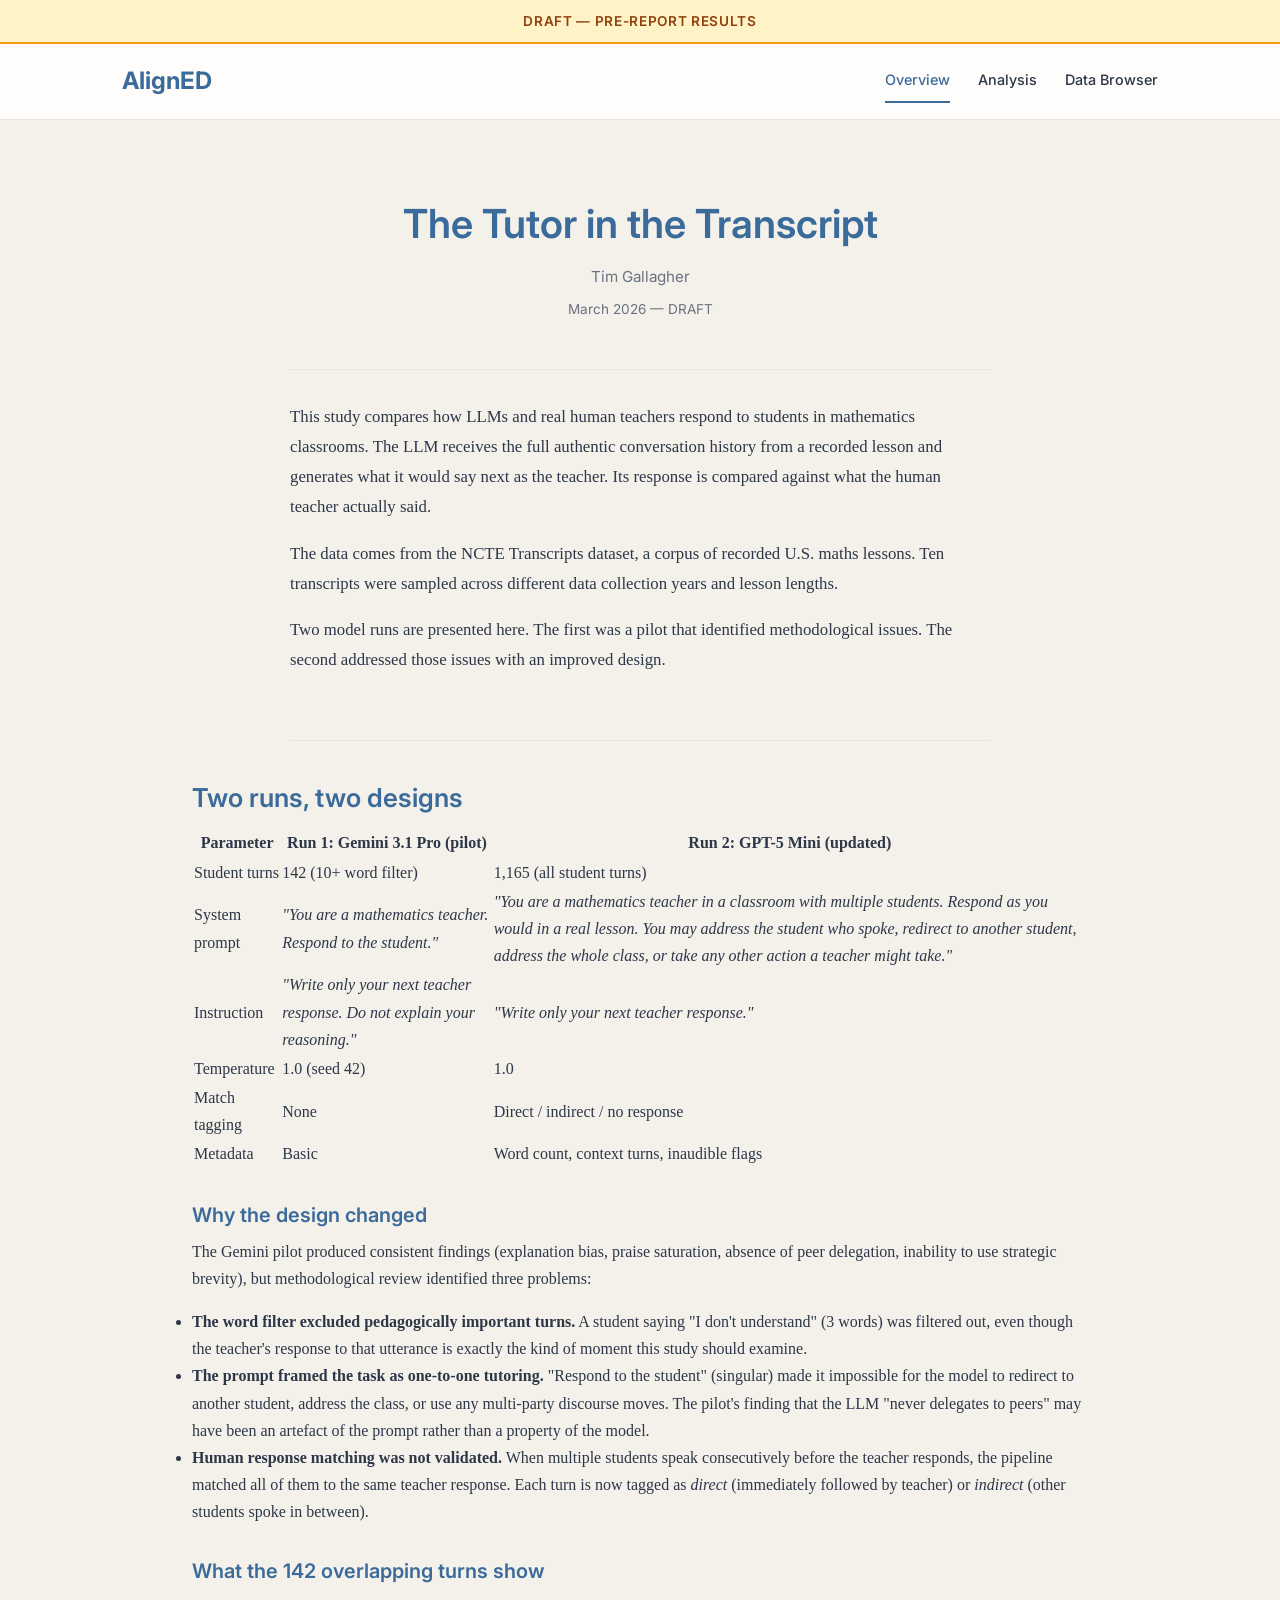
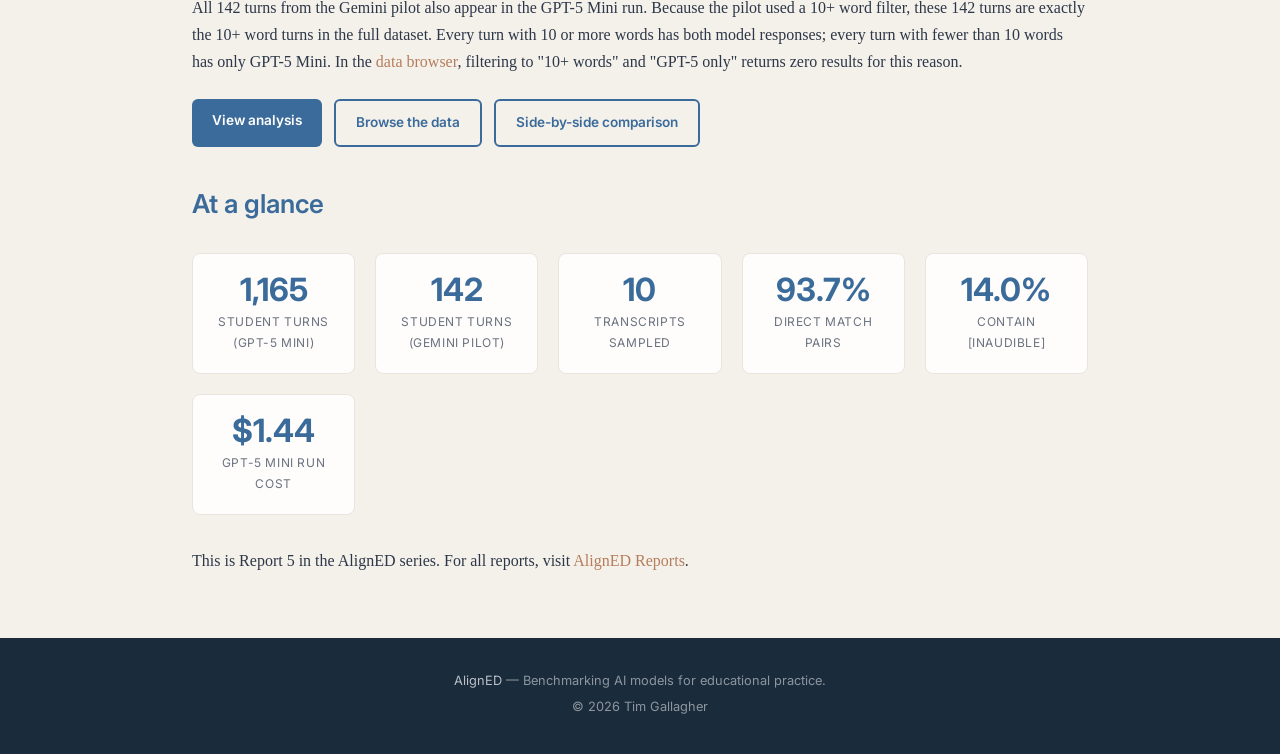
<file: index.html>
<!DOCTYPE html>
<html lang="en">
<head>
  <meta charset="UTF-8">
  <meta name="viewport" content="width=device-width, initial-scale=1.0">
  <title>DRAFT — LLM vs Human Teacher Responses — AlignED Report 5</title>
  <meta name="description" content="DRAFT. Paired teacher responses comparing LLMs against human teachers responding to authentic student utterances in mathematics classrooms.">
  <link rel="preconnect" href="https://fonts.googleapis.com">
  <link rel="preconnect" href="https://fonts.gstatic.com" crossorigin>
  <link href="https://fonts.googleapis.com/css2?family=Inter:wght@400;500;600;700&display=swap" rel="stylesheet">
  <link rel="stylesheet" href="css/style.css">
</head>
<body>
  <div class="draft-banner">DRAFT — Pre-report results</div>

  <header>
    <div class="container">
      <a href="index.html" class="logo">AlignED</a>
      <nav>
        <a href="index.html" class="active">Overview</a>
        <a href="analysis.html">Analysis</a>
        <a href="data.html">Data Browser</a>
      </nav>
    </div>
  </header>

  <main>
    <div class="cover-title">
      <h1>The Tutor in the Transcript</h1>
      <p class="authors">Tim Gallagher</p>
      <p class="date">March 2026 — DRAFT</p>
    </div>

    <div class="container">
      <div class="intro">
        <p>This study compares how LLMs and real human teachers respond to students in mathematics classrooms. The LLM receives the full authentic conversation history from a recorded lesson and generates what it would say next as the teacher. Its response is compared against what the human teacher actually said.</p>

        <p>The data comes from the NCTE Transcripts dataset, a corpus of recorded U.S. maths lessons. Ten transcripts were sampled across different data collection years and lesson lengths.</p>

        <p>Two model runs are presented here. The first was a pilot that identified methodological issues. The second addressed those issues with an improved design.</p>
      </div>

      <!-- Run comparison -->
      <section>
        <h2>Two runs, two designs</h2>

        <table>
          <tr>
            <th>Parameter</th>
            <th>Run 1: Gemini 3.1 Pro (pilot)</th>
            <th>Run 2: GPT-5 Mini (updated)</th>
          </tr>
          <tr>
            <td>Student turns</td>
            <td>142 (10+ word filter)</td>
            <td>1,165 (all student turns)</td>
          </tr>
          <tr>
            <td>System prompt</td>
            <td><em>"You are a mathematics teacher. Respond to the student."</em></td>
            <td><em>"You are a mathematics teacher in a classroom with multiple students. Respond as you would in a real lesson. You may address the student who spoke, redirect to another student, address the whole class, or take any other action a teacher might take."</em></td>
          </tr>
          <tr>
            <td>Instruction</td>
            <td><em>"Write only your next teacher response. Do not explain your reasoning."</em></td>
            <td><em>"Write only your next teacher response."</em></td>
          </tr>
          <tr>
            <td>Temperature</td>
            <td>1.0 (seed 42)</td>
            <td>1.0</td>
          </tr>
          <tr>
            <td>Match tagging</td>
            <td>None</td>
            <td>Direct / indirect / no response</td>
          </tr>
          <tr>
            <td>Metadata</td>
            <td>Basic</td>
            <td>Word count, context turns, inaudible flags</td>
          </tr>
        </table>

        <h3>Why the design changed</h3>

        <p>The Gemini pilot produced consistent findings (explanation bias, praise saturation, absence of peer delegation, inability to use strategic brevity), but methodological review identified three problems:</p>

        <ul>
          <li><strong>The word filter excluded pedagogically important turns.</strong> A student saying "I don't understand" (3 words) was filtered out, even though the teacher's response to that utterance is exactly the kind of moment this study should examine.</li>
          <li><strong>The prompt framed the task as one-to-one tutoring.</strong> "Respond to the student" (singular) made it impossible for the model to redirect to another student, address the class, or use any multi-party discourse moves. The pilot's finding that the LLM "never delegates to peers" may have been an artefact of the prompt rather than a property of the model.</li>
          <li><strong>Human response matching was not validated.</strong> When multiple students speak consecutively before the teacher responds, the pipeline matched all of them to the same teacher response. Each turn is now tagged as <em>direct</em> (immediately followed by teacher) or <em>indirect</em> (other students spoke in between).</li>
        </ul>

        <h3>What the 142 overlapping turns show</h3>

        <p>All 142 turns from the Gemini pilot also appear in the GPT-5 Mini run. Because the pilot used a 10+ word filter, these 142 turns are exactly the 10+ word turns in the full dataset. Every turn with 10 or more words has both model responses; every turn with fewer than 10 words has only GPT-5 Mini. In the <a href="data.html">data browser</a>, filtering to "10+ words" and "GPT-5 only" returns zero results for this reason.</p>

        <div class="btn-group mt-3">
          <a href="analysis.html" class="btn btn-primary">View analysis</a>
          <a href="data.html" class="btn btn-secondary">Browse the data</a>
          <a href="data.html?gemini=yes" class="btn btn-secondary">Side-by-side comparison</a>
        </div>
      </section>

      <!-- Key numbers -->
      <section>
        <h2>At a glance</h2>
        <div class="metric-grid">
          <div class="metric-card">
            <div class="metric-value">1,165</div>
            <div class="metric-label">Student turns (GPT-5 Mini)</div>
          </div>
          <div class="metric-card">
            <div class="metric-value">142</div>
            <div class="metric-label">Student turns (Gemini pilot)</div>
          </div>
          <div class="metric-card">
            <div class="metric-value">10</div>
            <div class="metric-label">Transcripts sampled</div>
          </div>
          <div class="metric-card">
            <div class="metric-value">93.7%</div>
            <div class="metric-label">Direct match pairs</div>
          </div>
          <div class="metric-card">
            <div class="metric-value">14.0%</div>
            <div class="metric-label">Contain [inaudible]</div>
          </div>
          <div class="metric-card">
            <div class="metric-value">$1.44</div>
            <div class="metric-label">GPT-5 Mini run cost</div>
          </div>
        </div>
      </section>

      <section>
        <p>This is Report 5 in the AlignED series. For all reports, visit <a href="https://trgallagher-research.github.io/AlignED-research-reports/">AlignED Reports</a>.</p>
      </section>
    </div>
  </main>

  <footer>
    <div class="container">
      <p><a href="https://trgallagher-research.github.io/AlignED-research-reports/">AlignED</a> — Benchmarking AI models for educational practice.</p>
      <p>&copy; 2026 Tim Gallagher</p>
    </div>
  </footer>
</body>
</html>
</file>
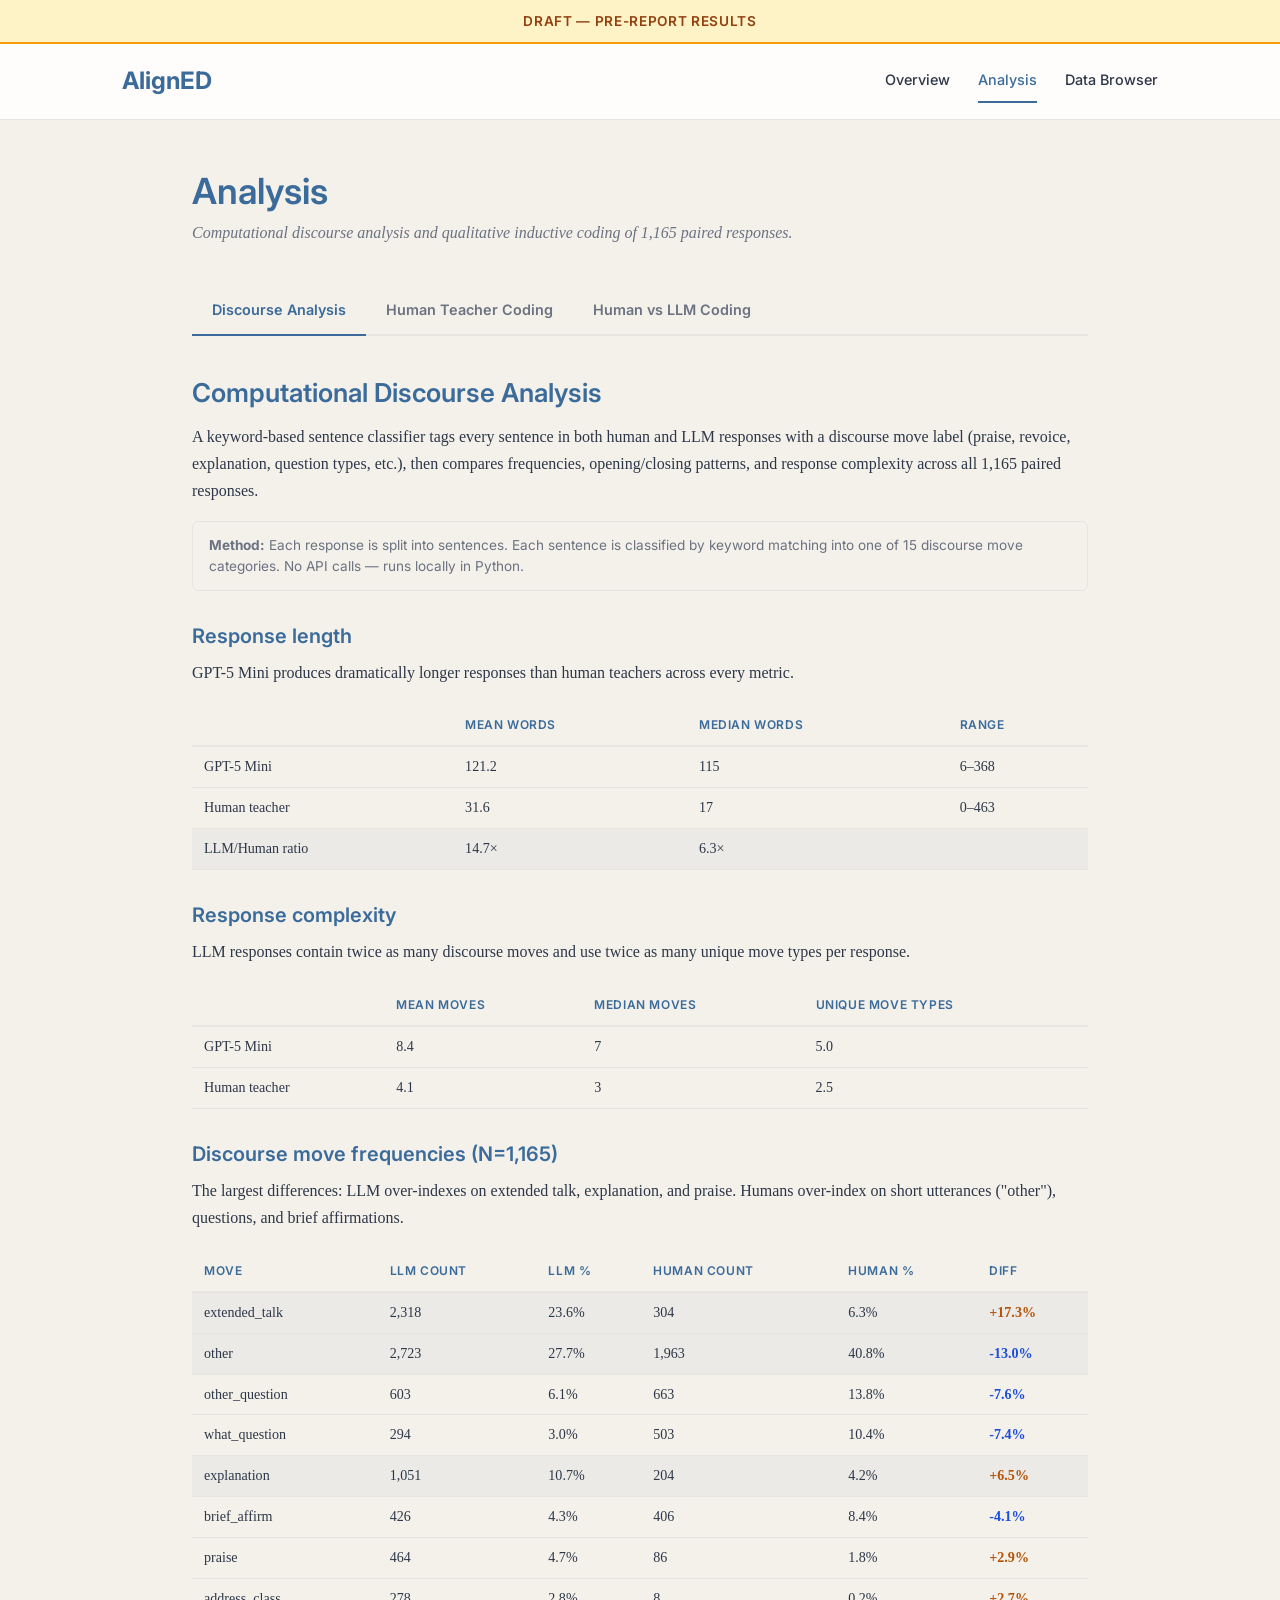
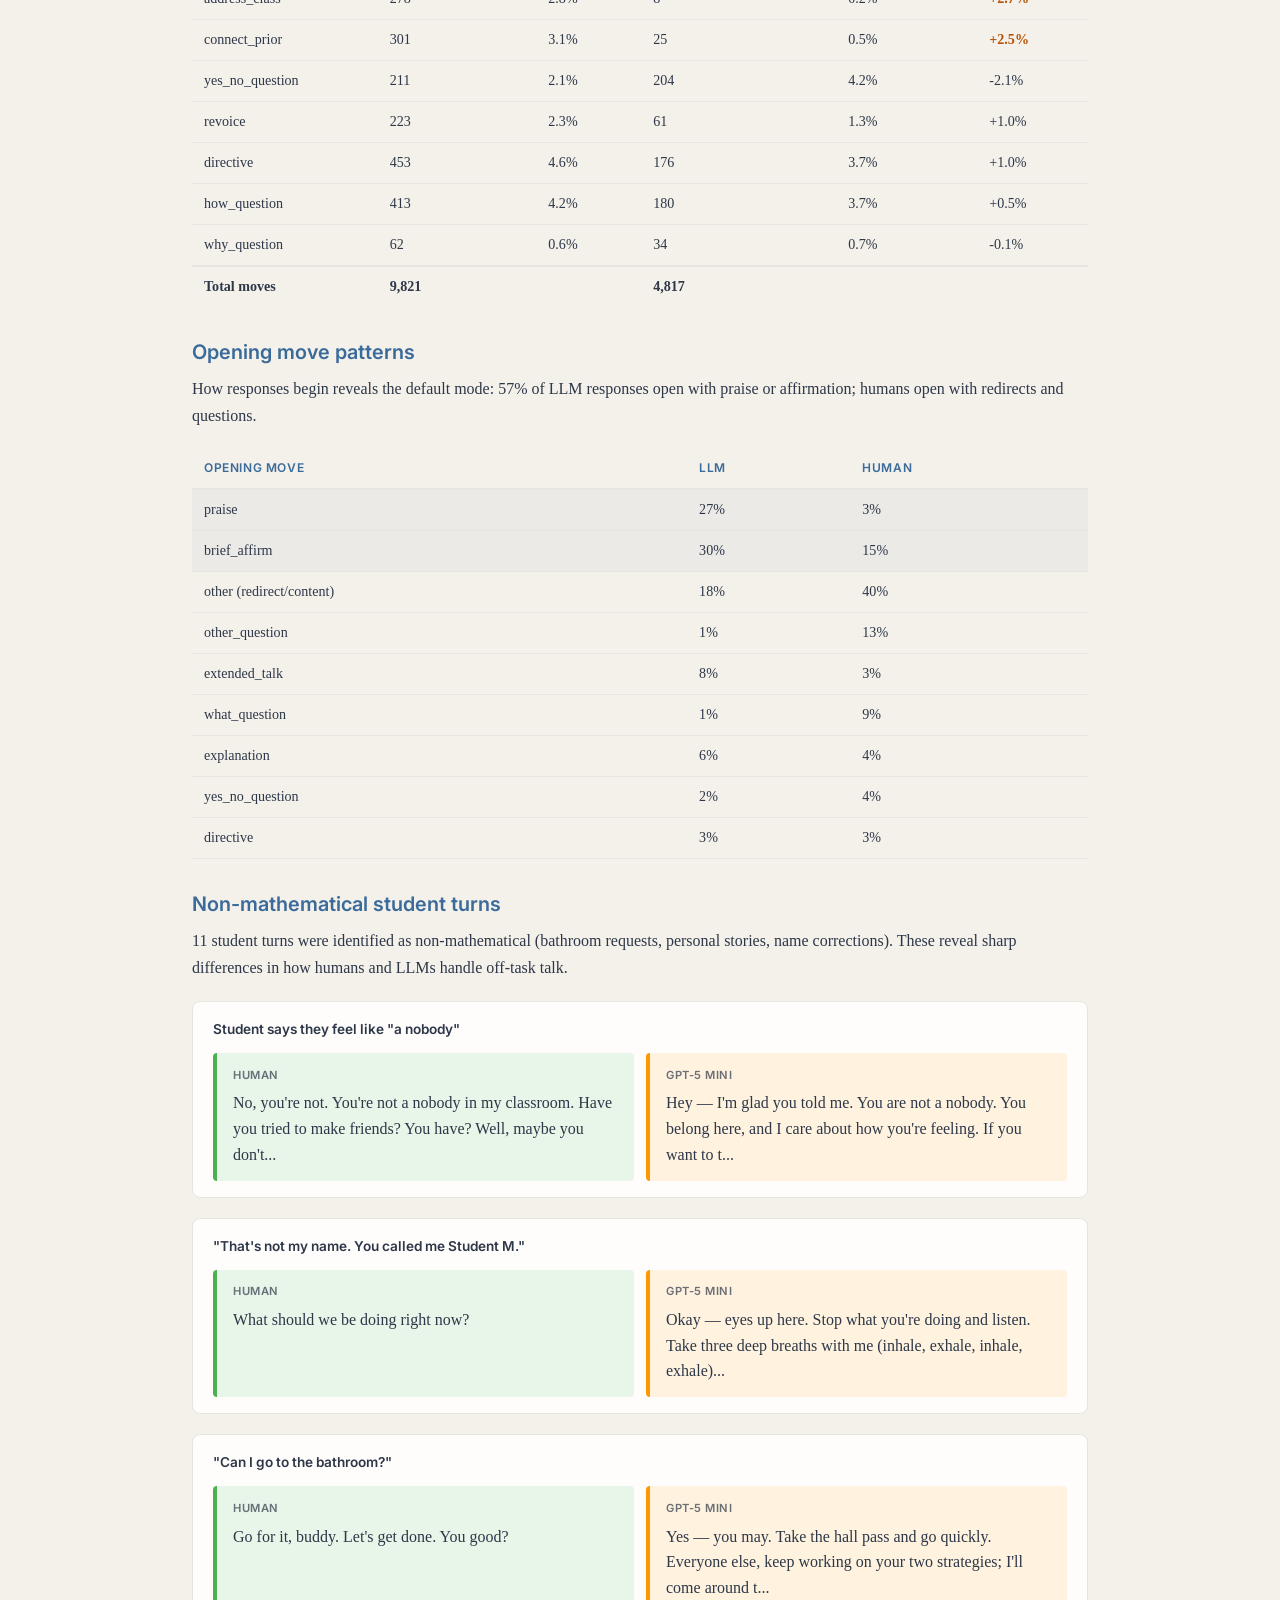
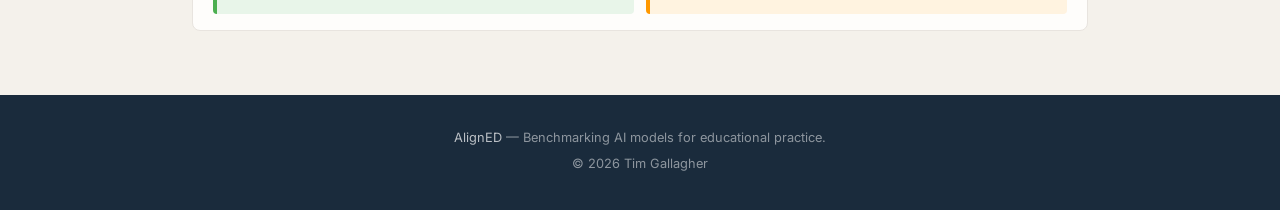
<file: analysis.html>
<!DOCTYPE html>
<html lang="en">
<head>
  <meta charset="UTF-8">
  <meta name="viewport" content="width=device-width, initial-scale=1.0">
  <title>Analysis — AlignED Report 5</title>
  <link rel="preconnect" href="https://fonts.googleapis.com">
  <link rel="preconnect" href="https://fonts.gstatic.com" crossorigin>
  <link href="https://fonts.googleapis.com/css2?family=Inter:wght@400;500;600;700&display=swap" rel="stylesheet">
  <link rel="stylesheet" href="css/style.css">
</head>
<body>
  <div class="draft-banner">DRAFT — Pre-report results</div>

  <header>
    <div class="container">
      <a href="index.html" class="logo">AlignED</a>
      <nav>
        <a href="index.html">Overview</a>
        <a href="analysis.html" class="active">Analysis</a>
        <a href="data.html">Data Browser</a>
      </nav>
    </div>
  </header>

  <main>
    <div class="container">
      <div class="page-header">
        <h1>Analysis</h1>
        <p class="subtitle">Computational discourse analysis and qualitative inductive coding of 1,165 paired responses.</p>
      </div>

      <!-- Analysis nav -->
      <div class="analysis-nav">
        <a href="#discourse" class="analysis-nav-link active" onclick="showSection('discourse', this)">Discourse Analysis</a>
        <a href="#human-teacher" class="analysis-nav-link" onclick="showSection('human-teacher', this)">Human Teacher Coding</a>
        <a href="#comparison" class="analysis-nav-link" onclick="showSection('comparison', this)">Human vs LLM Coding</a>
      </div>

      <!-- ============================================================ -->
      <!-- SECTION 1: COMPUTATIONAL DISCOURSE ANALYSIS                  -->
      <!-- ============================================================ -->
      <div id="discourse" class="analysis-section visible">

        <h2>Computational Discourse Analysis</h2>
        <p>A keyword-based sentence classifier tags every sentence in both human and LLM responses with a discourse move label (praise, revoice, explanation, question types, etc.), then compares frequencies, opening/closing patterns, and response complexity across all 1,165 paired responses.</p>

        <div class="method-note">
          <strong>Method:</strong> Each response is split into sentences. Each sentence is classified by keyword matching into one of 15 discourse move categories. No API calls — runs locally in Python.
        </div>

        <!-- Response length -->
        <h3>Response length</h3>
        <p>GPT-5 Mini produces dramatically longer responses than human teachers across every metric.</p>

        <table class="data-table">
          <thead>
            <tr>
              <th></th>
              <th>Mean words</th>
              <th>Median words</th>
              <th>Range</th>
            </tr>
          </thead>
          <tbody>
            <tr>
              <td>GPT-5 Mini</td>
              <td>121.2</td>
              <td>115</td>
              <td>6–368</td>
            </tr>
            <tr>
              <td>Human teacher</td>
              <td>31.6</td>
              <td>17</td>
              <td>0–463</td>
            </tr>
            <tr class="row-highlight">
              <td>LLM/Human ratio</td>
              <td>14.7×</td>
              <td>6.3×</td>
              <td></td>
            </tr>
          </tbody>
        </table>

        <!-- Response complexity -->
        <h3>Response complexity</h3>
        <p>LLM responses contain twice as many discourse moves and use twice as many unique move types per response.</p>

        <table class="data-table">
          <thead>
            <tr>
              <th></th>
              <th>Mean moves</th>
              <th>Median moves</th>
              <th>Unique move types</th>
            </tr>
          </thead>
          <tbody>
            <tr>
              <td>GPT-5 Mini</td>
              <td>8.4</td>
              <td>7</td>
              <td>5.0</td>
            </tr>
            <tr>
              <td>Human teacher</td>
              <td>4.1</td>
              <td>3</td>
              <td>2.5</td>
            </tr>
          </tbody>
        </table>

        <!-- Discourse move frequencies -->
        <h3>Discourse move frequencies (N=1,165)</h3>
        <p>The largest differences: LLM over-indexes on extended talk, explanation, and praise. Humans over-index on short utterances ("other"), questions, and brief affirmations.</p>

        <table class="data-table">
          <thead>
            <tr>
              <th>Move</th>
              <th>LLM count</th>
              <th>LLM %</th>
              <th>Human count</th>
              <th>Human %</th>
              <th>Diff</th>
            </tr>
          </thead>
          <tbody>
            <tr class="row-highlight">
              <td>extended_talk</td>
              <td>2,318</td>
              <td>23.6%</td>
              <td>304</td>
              <td>6.3%</td>
              <td class="diff-pos">+17.3%</td>
            </tr>
            <tr class="row-highlight">
              <td>other</td>
              <td>2,723</td>
              <td>27.7%</td>
              <td>1,963</td>
              <td>40.8%</td>
              <td class="diff-neg">-13.0%</td>
            </tr>
            <tr>
              <td>other_question</td>
              <td>603</td>
              <td>6.1%</td>
              <td>663</td>
              <td>13.8%</td>
              <td class="diff-neg">-7.6%</td>
            </tr>
            <tr>
              <td>what_question</td>
              <td>294</td>
              <td>3.0%</td>
              <td>503</td>
              <td>10.4%</td>
              <td class="diff-neg">-7.4%</td>
            </tr>
            <tr class="row-highlight">
              <td>explanation</td>
              <td>1,051</td>
              <td>10.7%</td>
              <td>204</td>
              <td>4.2%</td>
              <td class="diff-pos">+6.5%</td>
            </tr>
            <tr>
              <td>brief_affirm</td>
              <td>426</td>
              <td>4.3%</td>
              <td>406</td>
              <td>8.4%</td>
              <td class="diff-neg">-4.1%</td>
            </tr>
            <tr>
              <td>praise</td>
              <td>464</td>
              <td>4.7%</td>
              <td>86</td>
              <td>1.8%</td>
              <td class="diff-pos">+2.9%</td>
            </tr>
            <tr>
              <td>address_class</td>
              <td>278</td>
              <td>2.8%</td>
              <td>8</td>
              <td>0.2%</td>
              <td class="diff-pos">+2.7%</td>
            </tr>
            <tr>
              <td>connect_prior</td>
              <td>301</td>
              <td>3.1%</td>
              <td>25</td>
              <td>0.5%</td>
              <td class="diff-pos">+2.5%</td>
            </tr>
            <tr>
              <td>yes_no_question</td>
              <td>211</td>
              <td>2.1%</td>
              <td>204</td>
              <td>4.2%</td>
              <td>-2.1%</td>
            </tr>
            <tr>
              <td>revoice</td>
              <td>223</td>
              <td>2.3%</td>
              <td>61</td>
              <td>1.3%</td>
              <td>+1.0%</td>
            </tr>
            <tr>
              <td>directive</td>
              <td>453</td>
              <td>4.6%</td>
              <td>176</td>
              <td>3.7%</td>
              <td>+1.0%</td>
            </tr>
            <tr>
              <td>how_question</td>
              <td>413</td>
              <td>4.2%</td>
              <td>180</td>
              <td>3.7%</td>
              <td>+0.5%</td>
            </tr>
            <tr>
              <td>why_question</td>
              <td>62</td>
              <td>0.6%</td>
              <td>34</td>
              <td>0.7%</td>
              <td>-0.1%</td>
            </tr>
          </tbody>
          <tfoot>
            <tr>
              <td><strong>Total moves</strong></td>
              <td><strong>9,821</strong></td>
              <td></td>
              <td><strong>4,817</strong></td>
              <td></td>
              <td></td>
            </tr>
          </tfoot>
        </table>

        <!-- Opening moves -->
        <h3>Opening move patterns</h3>
        <p>How responses begin reveals the default mode: 57% of LLM responses open with praise or affirmation; humans open with redirects and questions.</p>

        <table class="data-table">
          <thead>
            <tr>
              <th>Opening move</th>
              <th>LLM</th>
              <th>Human</th>
            </tr>
          </thead>
          <tbody>
            <tr class="row-highlight">
              <td>praise</td>
              <td>27%</td>
              <td>3%</td>
            </tr>
            <tr class="row-highlight">
              <td>brief_affirm</td>
              <td>30%</td>
              <td>15%</td>
            </tr>
            <tr>
              <td>other (redirect/content)</td>
              <td>18%</td>
              <td>40%</td>
            </tr>
            <tr>
              <td>other_question</td>
              <td>1%</td>
              <td>13%</td>
            </tr>
            <tr>
              <td>extended_talk</td>
              <td>8%</td>
              <td>3%</td>
            </tr>
            <tr>
              <td>what_question</td>
              <td>1%</td>
              <td>9%</td>
            </tr>
            <tr>
              <td>explanation</td>
              <td>6%</td>
              <td>4%</td>
            </tr>
            <tr>
              <td>yes_no_question</td>
              <td>2%</td>
              <td>4%</td>
            </tr>
            <tr>
              <td>directive</td>
              <td>3%</td>
              <td>3%</td>
            </tr>
          </tbody>
        </table>

        <!-- Non-mathematical turns -->
        <h3>Non-mathematical student turns</h3>
        <p>11 student turns were identified as non-mathematical (bathroom requests, personal stories, name corrections). These reveal sharp differences in how humans and LLMs handle off-task talk.</p>

        <div class="example-grid">
          <div class="example-card">
            <div class="example-label">Student says they feel like "a nobody"</div>
            <div class="example-pair">
              <div class="response-box human-box">
                <div class="box-label">Human</div>
                No, you're not. You're not a nobody in my classroom. Have you tried to make friends? You have? Well, maybe you don't...
              </div>
              <div class="response-box llm-box">
                <div class="box-label">GPT-5 Mini</div>
                Hey — I'm glad you told me. You are not a nobody. You belong here, and I care about how you're feeling. If you want to t...
              </div>
            </div>
          </div>

          <div class="example-card">
            <div class="example-label">"That's not my name. You called me Student M."</div>
            <div class="example-pair">
              <div class="response-box human-box">
                <div class="box-label">Human</div>
                What should we be doing right now?
              </div>
              <div class="response-box llm-box">
                <div class="box-label">GPT-5 Mini</div>
                Okay — eyes up here. Stop what you're doing and listen. Take three deep breaths with me (inhale, exhale, inhale, exhale)...
              </div>
            </div>
          </div>

          <div class="example-card">
            <div class="example-label">"Can I go to the bathroom?"</div>
            <div class="example-pair">
              <div class="response-box human-box">
                <div class="box-label">Human</div>
                Go for it, buddy. Let's get done. You good?
              </div>
              <div class="response-box llm-box">
                <div class="box-label">GPT-5 Mini</div>
                Yes — you may. Take the hall pass and go quickly. Everyone else, keep working on your two strategies; I'll come around t...
              </div>
            </div>
          </div>
        </div>
      </div>

      <!-- ============================================================ -->
      <!-- SECTION 2: HUMAN TEACHER INDUCTIVE CODING                    -->
      <!-- ============================================================ -->
      <div id="human-teacher" class="analysis-section">

        <h2>Human Teacher Inductive Coding</h2>
        <p>Standalone qualitative analysis of how real teachers respond to students, without comparison to any LLM. 60 student-teacher exchanges (6 per transcript, stratified by word count) were sent to two independent coders.</p>

        <div class="method-note">
          <strong>Method:</strong> Same 60 pairs used in the comparison coding (seed 456). Only the student utterance and human teacher response were sent — no LLM output. Coded independently by Gemini 3.1 Pro (thinking_level=high) and Claude Sonnet 4.6 (extended thinking). Prompt asked for inductive analysis with no pre-defined categories.
        </div>

        <div class="coder-tabs">
          <button class="coder-tab active" onclick="showCoder('human-teacher', 'combined', this)">Combined themes</button>
          <button class="coder-tab" onclick="showCoder('human-teacher', 'gemini', this)">Gemini output</button>
          <button class="coder-tab" onclick="showCoder('human-teacher', 'sonnet', this)">Sonnet output</button>
        </div>

        <!-- Combined view -->
        <div id="human-teacher-combined" class="coder-content visible">

          <h3>Emergent themes</h3>

          <div class="theme-card">
            <h4>1. Strategic minimalism and deliberate withholding</h4>
            <p>Teachers frequently respond with a single word, a single question, or a brief acknowledgment, then stop. This keeps cognitive work with the student.</p>
            <div class="evidence">
              <p><strong>Turn 10:</strong> Student says "I did 20 times 80." Human says <em>"Yeah?"</em> — a monosyllable that invites continuation without cueing right or wrong.</p>
              <p><strong>Turn 11:</strong> Student gives two correct partial products. Human says <em>"You got it."</em> Nothing more.</p>
              <p><strong>Turn 18:</strong> Student gives a correct answer. Human says <em>"Where did you get 60 from?"</em> — the answer is less interesting than its derivation.</p>
            </div>
          </div>

          <div class="theme-card">
            <h4>2. Teacher as amplifier and translator</h4>
            <p>Teachers use student answers as raw material to broadcast concepts to the room, translating simple numbers or words into formal definitions or mathematical models.</p>
            <div class="evidence">
              <p><strong>Turn 31:</strong> Student says "Eight." Teacher amplifies: <em>"So we would use this. We would make groups of eight... we would end up having four groups of them."</em></p>
              <p><strong>Turn 56:</strong> "Three sixths" → teacher translates to <em>"common denominator"</em> vocabulary.</p>
              <p><strong>Turn 36:</strong> A fraction answer gets translated to percentages: <em>"Three-fourths is almost all of the pie... I think of three-fourths, too, is 75 percent."</em></p>
            </div>
          </div>

          <div class="theme-card">
            <h4>3. Participation orchestration — managing who speaks, not what is said</h4>
            <p>Teachers redirect constantly, not to provide content but to distribute cognitive labour across students.</p>
            <div class="evidence">
              <p><strong>Turn 13:</strong> After "Obtuse," the teacher does not dwell on it: <em>"What would I call that one, Student C?"</em> — handed off immediately.</p>
              <p><strong>Turn 39:</strong> <em>"No, you tell him. The product is 80. You're supposed to be telling Student C this."</em> — refuses to be the information relay.</p>
              <p><strong>Turn 42:</strong> Teacher asks <em>"Am I right?"</em> — a performative reversal positioning the student as the authority.</p>
            </div>
          </div>

          <div class="theme-card">
            <h4>4. Vetoing valid maths for pedagogical utility</h4>
            <p>Teachers sometimes reject mathematically correct answers because they don't serve the learning goal.</p>
            <div class="evidence">
              <p><strong>Turn 34:</strong> Student asks "Can we still do the half?" Teacher: <em>"No, do something else... Do something different because it will work with any fraction."</em></p>
              <p><strong>Turn 53:</strong> Student gives an equation. Teacher: <em>"You're giving me an example. I don't want an example right now. I want a definition."</em></p>
            </div>
          </div>

          <div class="theme-card">
            <h4>5. Management woven into instruction</h4>
            <p>Teachers do not pause instruction to manage — they fold management into pedagogical moves seamlessly.</p>
            <div class="evidence">
              <p><strong>Turn 12:</strong> <em>"Even without the traditional way, what could you do with this number right here? Give me one second please. Just one second. Excuse me. You have 92 times 8."</em></p>
              <p><strong>Turn 5:</strong> <em>"Speak up. The microphone needs to pick up your voice."</em> — pure management, no maths engagement.</p>
              <p><strong>Turn 46:</strong> <em>"You guys are not finished, why are you cleaning up?"</em> — tracking multiple students simultaneously.</p>
            </div>
          </div>

          <div class="theme-card">
            <h4>6. Echo-revoicing as classroom broadcast</h4>
            <p>Teachers repeat student answers verbatim before continuing — serving as acoustic amplification for the room, not evaluation.</p>
            <div class="evidence">
              <p><strong>Turn 27:</strong> Student: "You times the first number with the second number." Teacher: <em>"Okay, you times the first number with the second number, okay. Student C."</em> — exact repetition, no addition. The imprecise definition gets full echo treatment.</p>
              <p><strong>Turn 28:</strong> "The mode, the range and the median" → <em>"Mode, range and median. What else have we been working on?"</em></p>
            </div>
          </div>

          <h3>Response patterns by student utterance length</h3>

          <table class="data-table">
            <thead>
              <tr>
                <th>Student utterance</th>
                <th>Teacher pattern</th>
                <th>Examples</th>
              </tr>
            </thead>
            <tbody>
              <tr>
                <td><strong>Short (1-2 words)</strong></td>
                <td>Most unpredictable. Often triggers the <em>longest</em> teacher responses — a single word is a "green light" for a lecture.</td>
                <td>Turn 2: "Circumference" → ~350 words of explanation</td>
              </tr>
              <tr>
                <td><strong>Medium (3-9 words)</strong></td>
                <td>Most consistent. Echo + follow-up question or redirect to peers.</td>
                <td>Turn 6: student defines diameter → "Do you agree with her on that?"</td>
              </tr>
              <tr>
                <td><strong>Long (10+ words)</strong></td>
                <td>Surprisingly short teacher responses. Truncation, redirection, or transition.</td>
                <td>Turn 29: 16-word explanation → "All right, time is up. Now find your elbow."</td>
              </tr>
            </tbody>
          </table>

          <h3>Variation across teachers</h3>

          <table class="data-table">
            <thead>
              <tr>
                <th>Transcript</th>
                <th>Style</th>
                <th>Defining feature</th>
              </tr>
            </thead>
            <tbody>
              <tr>
                <td>OBSID 173</td>
                <td>Monologic expansion</td>
                <td>Long vocabulary-dense monologues triggered by minimal student input</td>
              </tr>
              <tr>
                <td>OBSID 769</td>
                <td>Energised affirmation</td>
                <td>High density of brief affirmations, rapid pacing, drill-like</td>
              </tr>
              <tr>
                <td>OBSID 907</td>
                <td>Systematic sense-making</td>
                <td>Structured round-robin, "Does that make sense?", algebraic thinking focus</td>
              </tr>
              <tr>
                <td>OBSID 990</td>
                <td>Most collaborative</td>
                <td>Treats off-task questions as legitimate; asks students' opinions on test scheduling</td>
              </tr>
              <tr>
                <td>OBSID 2048</td>
                <td>Affective scaffolding</td>
                <td>"Phone a friend" move; emotional transparency about difficulty</td>
              </tr>
              <tr>
                <td>OBSID 2148</td>
                <td>Fraction explorer</td>
                <td>Most student-initiated questions; connects to percentage equivalencies</td>
              </tr>
              <tr>
                <td>OBSID 2196</td>
                <td>Collaborator-enforcer</td>
                <td>Enforces peer-to-peer interaction; "No, you tell <em>him</em>"</td>
              </tr>
              <tr>
                <td>OBSID 2221</td>
                <td>Multi-stream manager</td>
                <td>Managing 4+ named students simultaneously; logistics-heavy</td>
              </tr>
              <tr>
                <td>OBSID 4353</td>
                <td>Definitional precision</td>
                <td>Only teacher who explicitly names example/definition distinction</td>
              </tr>
              <tr>
                <td>OBSID 4635</td>
                <td>Concept builder</td>
                <td>Follows student thinking; narrates novel student strategies to the class</td>
              </tr>
            </tbody>
          </table>

          <h3>What is surprising</h3>

          <div class="theme-card">
            <h4>Correct answers are not rewarded with elaboration</h4>
            <p>An eleven-word, mathematically complete answer (Turn 11) receives "You got it." Two words. A single correct word (Turn 2, "Circumference") generates ~350 words. Response length is driven by the teacher's curricular agenda, not the student's contribution.</p>
          </div>

          <div class="theme-card">
            <h4>Incorrect answers generate better teaching</h4>
            <p>Turn 18: an unexplained answer gets "Where did you get 60 from?" — one of the sharpest pedagogical moves in the dataset. Turn 53: an example-for-definition swap triggers the most explicit meta-mathematical instruction. These teachers are more alert when students are wrong.</p>
          </div>

          <div class="theme-card">
            <h4>A student's name can be the entire corrective move</h4>
            <p>Turn 50: student says "13." Teacher says "Student C—" and stops. No "no", no explanation, no hint. The name alone carries the evaluative weight. A surprisingly efficient and face-saving correction absent from teaching manuals.</p>
          </div>

          <div class="theme-card">
            <h4>Metacognitive student utterances go unaddressed</h4>
            <p>Turn 29: "I know how to do it, but I don't know how to explain it" — a clear description of procedural-conceptual dissociation. It receives no response. The teacher transitions to a pair activity. The indirect context explains this partially, but the richness of the metacognitive moment is lost.</p>
          </div>

          <h3>Implications</h3>

          <div class="implication-list">
            <div class="implication">
              <strong>The unit of teaching is the class, not the student.</strong> Echo-revoicing is broadcast. Peer redirection distributes mathematical authority. One student's utterance becomes a class-level behavioural intervention. Every teacher response has an audience of thirty.
            </div>
            <div class="implication">
              <strong>Management and instruction are inseparable.</strong> There is no clean boundary. Turn 46 contains homework instructions, rotation procedures, individualised check-ins, and fraction vocabulary in consecutive sentences.
            </div>
            <div class="implication">
              <strong>Silence and minimal response are teaching moves.</strong> "Yeah?" (Turn 10), "You got it" (Turn 11), a student's name alone (Turn 50) — these are no less deliberate than long responses. Training that focuses on what teachers <em>say</em> misses the deployment of <em>not much</em>.
            </div>
            <div class="implication">
              <strong>The lesson plan constrains responsiveness.</strong> Teacher responses are often tightly coupled to a pre-planned sequence rather than dynamically responsive to student contributions. Genuine responsiveness appears unevenly distributed across teachers.
            </div>
          </div>
        </div>

        <!-- Gemini raw output -->
        <div id="human-teacher-gemini" class="coder-content">
          <h3>Gemini 3.1 Pro analysis</h3>
          <div class="method-note">Tokens: prompt=7,685, output=2,323, thinking=3,579</div>
          <div class="raw-output" id="gemini-human-output"></div>
        </div>

        <!-- Sonnet raw output -->
        <div id="human-teacher-sonnet" class="coder-content">
          <h3>Claude Sonnet 4.6 analysis</h3>
          <div class="method-note">Tokens: input=7,556, output=10,479</div>
          <div class="raw-output" id="sonnet-human-output"></div>
        </div>
      </div>

      <!-- ============================================================ -->
      <!-- SECTION 3: HUMAN VS LLM INDUCTIVE CODING                    -->
      <!-- ============================================================ -->
      <div id="comparison" class="analysis-section">

        <h2>Human vs LLM Inductive Coding</h2>
        <p>Qualitative comparison of human teacher and GPT-5 Mini responses to the same student utterances. 60 paired responses coded independently by two LLMs with no pre-defined categories.</p>

        <div class="method-note">
          <strong>Method:</strong> 60 pairs (seed 456, 6 per OBSID, stratified by word count). Each pair shows student utterance, human teacher response, and GPT-5 Mini response. Coded independently by Gemini 3.1 Pro and Claude Sonnet 4.6. Both received the same prompt asking for inductive analysis.
        </div>

        <div class="coder-tabs">
          <button class="coder-tab active" onclick="showCoder('comparison', 'combined', this)">Combined themes</button>
          <button class="coder-tab" onclick="showCoder('comparison', 'gemini', this)">Gemini output</button>
          <button class="coder-tab" onclick="showCoder('comparison', 'sonnet', this)">Sonnet output</button>
        </div>

        <!-- Combined view -->
        <div id="comparison-combined" class="coder-content visible">

          <h3>What the LLM consistently does that humans do not</h3>

          <div class="theme-card">
            <h4>1. Completionism — every response is a full teaching episode</h4>
            <p>The LLM treats each student utterance as a trigger for a complete instructional sequence: acknowledge, explain, extend, task, check. This structure appears regardless of whether it is appropriate.</p>
            <div class="evidence">
              <p><strong>Pair 9:</strong> Student says "Add a 0." (3 words). LLM responds with explanation, worked example, and three follow-up questions.</p>
              <p><strong>Pair 49:</strong> "Multiplication" (1 word) generates ~130 words covering fact-family cards, the next problem, and word problems.</p>
            </div>
          </div>

          <div class="theme-card">
            <h4>2. Premature cognitive resolution — giving the answer</h4>
            <p>The LLM rarely allows productive struggle. It immediately validates then provides a comprehensive explanation, doing the cognitive work for the student.</p>
            <div class="evidence">
              <p><strong>Pair 17:</strong> LLM does the maths for the student: "Think of it as 30 + 70 = 100... 180 - 105 = 75." The human asked the student how to set up the equation.</p>
              <p><strong>Pair 60:</strong> A student spontaneously discovers multiplying numerator and denominator. Human: <em>"He's doing something we haven't mentioned before. What do we call this number?"</em> LLM explains the concept fully, killing the discovery.</p>
            </div>
          </div>

          <div class="theme-card">
            <h4>3. Speculative contextual fabrication</h4>
            <p>The LLM invents classroom details not in evidence — physical materials, specific numbers, test content.</p>
            <div class="evidence">
              <p><strong>Pair 2:</strong> "So if your plate measured about 9 inches across (Student R's plate)..." — there is no plate in the transcript.</p>
              <p><strong>Pair 23:</strong> Student asks if the test is tomorrow. LLM fabricates specific test content. The human reveals the test date is actually uncertain.</p>
              <p><strong>Pair 7:</strong> LLM invents four specific multiplication problems (46 × 16, 84 × 24, etc.).</p>
            </div>
          </div>

          <div class="theme-card">
            <h4>4. Formulaic praise and rigid template</h4>
            <p>Almost every LLM response follows: <em>Validation ("Yes/Good!") → Full explanation → Task assignment → Closing question.</em> Praise is structurally formulaic rather than responsive to anything specific the student said.</p>
            <div class="evidence">
              <p><strong>Pair 26:</strong> Student says "27" (uncertain). LLM: <em>"Nice job, Student R — thank you."</em> The human teacher offered "phone a friend" — reading the student's uncertainty.</p>
              <p><strong>Pair 54:</strong> Student recites four facts. LLM: <em>"Yes — exactly, nice work."</em> Human asked <em>why</em> — probing the reasoning behind the correct answer.</p>
            </div>
          </div>

          <h3>What humans do that the LLM cannot</h3>

          <div class="theme-card">
            <h4>1. Strategic minimalism</h4>
            <p>Humans say "Yeah?" or "Where did you get 60 from?" and stop. The LLM never withholds information.</p>
          </div>

          <div class="theme-card">
            <h4>2. Non-response as pedagogy</h4>
            <p>In indirect matches, the human chose NOT to respond to that student. This is a pedagogical decision driven by pacing, group transitions, or other priorities. The LLM is structurally obligated to generate output.</p>
            <div class="evidence">
              <p><strong>Pair 29:</strong> Student: "I know how to do it but I don't know how to explain it." Human: <em>"All right, time is up. Now find your elbow."</em> — the lesson clock takes priority. LLM provides scaffolding for the individual student's difficulty.</p>
            </div>
          </div>

          <div class="theme-card">
            <h4>3. Physical and spatial grounding</h4>
            <p>"Turn your paper over," "speak up," "put the lid on that marker" — the teacher can see the room. The LLM operates entirely on text.</p>
          </div>

          <div class="theme-card">
            <h4>4. Authentic peer mediation</h4>
            <p>Humans force students to communicate with each other: "No, you tell <em>him</em>." The LLM merely recites rules for group work.</p>
          </div>

          <h3>What the LLM gets right</h3>

          <table class="data-table">
            <thead>
              <tr>
                <th>Strength</th>
                <th>Evidence</th>
              </tr>
            </thead>
            <tbody>
              <tr>
                <td>Mathematical accuracy</td>
                <td>Consistently precise definitions and well-organised worked examples. In cases where the human gives incomplete explanations, the LLM is superior.</td>
              </tr>
              <tr>
                <td>Explicit scaffolding</td>
                <td>Detailed step-by-step instructions useful for multi-step tasks — role differentiation, time structure, escalation paths.</td>
              </tr>
              <tr>
                <td>Conceptual connections</td>
                <td>Consistently links current content to prior learning and generalises rules across contexts.</td>
              </tr>
              <tr>
                <td>Error correction with reasoning</td>
                <td>When a student makes an error, the LLM correctly identifies it and explains clearly — often more directly than the human.</td>
              </tr>
            </tbody>
          </table>

          <h3>Implications for research</h3>

          <div class="implication-list">
            <div class="implication">
              <strong>LLMs simulate teaching as monologue.</strong> The LLM treats teaching as a monologue interrupted by student contributions. Human teachers treat it as a polylogue they are orchestrating. LLM responses could, in many cases, have been generated without the student utterance at all.
            </div>
            <div class="implication">
              <strong>The length problem confounds validity claims.</strong> Human teachers respond with a median of ~17 words; the LLM responds with ~115. This encodes assumptions about the teacher's role (information-provider vs orchestrator). Research that scores LLM responses as "better" because they are more complete is implicitly endorsing a transmission model of teaching.
            </div>
            <div class="implication">
              <strong>The gap is not primarily a prompting problem.</strong> The system prompt already told the LLM it could redirect, address the class, and use various pedagogical moves. It did redirect — but without discriminative judgment about <em>when</em>. The structural absence is access to physical, temporal, social, and relational information.
            </div>
            <div class="implication">
              <strong>LLM responses may be more useful as contrast objects than simulations.</strong> Where they add value — mathematical accuracy, procedural clarity — they function as idealised instructional texts, not classroom talk. Comparing LLM output against human discourse reveals how much of real teaching is <em>not</em> about delivering content.
            </div>
          </div>

          <h3>Cross-coder agreement</h3>
          <p>Both Gemini and Sonnet independently identified the same core themes. The table below maps their labels.</p>

          <table class="data-table">
            <thead>
              <tr>
                <th>Theme</th>
                <th>Gemini label</th>
                <th>Sonnet label</th>
              </tr>
            </thead>
            <tbody>
              <tr>
                <td>LLM over-structuring</td>
                <td>Hyper-Structuring and Bulleting</td>
                <td>Completionism — Every Response a Full Teaching Episode</td>
              </tr>
              <tr>
                <td>LLM gives the answer</td>
                <td>Premature Cognitive Resolution</td>
                <td>Probing vs Resolving</td>
              </tr>
              <tr>
                <td>LLM fabricates context</td>
                <td>Hallucination of Physical and Curricular Context</td>
                <td>Speculative Contextual Fabrication</td>
              </tr>
              <tr>
                <td>Formulaic LLM praise</td>
                <td>Rigid Conversational Template</td>
                <td>Affect Without Authenticity</td>
              </tr>
              <tr>
                <td>Human strategic brevity</td>
                <td>Scaffolding via Minimal Probing</td>
                <td>Strategic Minimalism — Deliberate Withholding</td>
              </tr>
              <tr>
                <td>Human peer orchestration</td>
                <td>Directing Authentic Peer-to-Peer Interaction</td>
                <td>Participation Management as Orchestral Function</td>
              </tr>
              <tr>
                <td>Human classroom management</td>
                <td>Authentic Behavioral and Procedural Management</td>
                <td>Classroom Management Woven Into Instruction</td>
              </tr>
              <tr>
                <td>Non-response as pedagogy</td>
                <td><em>(not explicitly identified)</em></td>
                <td>The Pedagogical Value of Non-Response</td>
              </tr>
            </tbody>
          </table>
        </div>

        <!-- Gemini raw output -->
        <div id="comparison-gemini" class="coder-content">
          <h3>Gemini 3.1 Pro analysis</h3>
          <div class="method-note">Tokens: prompt=19,048, output=2,025, thinking=5,379</div>
          <div class="raw-output" id="gemini-comparison-output"></div>
        </div>

        <!-- Sonnet raw output -->
        <div id="comparison-sonnet" class="coder-content">
          <h3>Claude Sonnet 4.6 analysis</h3>
          <div class="method-note">Tokens: input=19,528, output=9,414</div>
          <div class="raw-output" id="sonnet-comparison-output"></div>
        </div>
      </div>

    </div>
  </main>

  <footer>
    <div class="container">
      <p><a href="https://trgallagher-research.github.io/AlignED-research-reports/">AlignED</a> — Benchmarking AI models for educational practice.</p>
      <p>&copy; 2026 Tim Gallagher</p>
    </div>
  </footer>

  <script>
    /* Section switching (Discourse / Human Teacher / Comparison) */
    function showSection(sectionId, link) {
      // Hide all sections
      document.querySelectorAll('.analysis-section').forEach(function(s) {
        s.classList.remove('visible');
      });
      // Deactivate all nav links
      document.querySelectorAll('.analysis-nav-link').forEach(function(a) {
        a.classList.remove('active');
      });
      // Show selected section
      document.getElementById(sectionId).classList.add('visible');
      link.classList.add('active');
    }

    /* Coder tab switching (Combined / Gemini / Sonnet) */
    function showCoder(section, coder, button) {
      // Hide all coder content in this section
      var parent = document.getElementById(section);
      parent.querySelectorAll('.coder-content').forEach(function(c) {
        c.classList.remove('visible');
      });
      // Deactivate all tabs in this section
      parent.querySelectorAll('.coder-tab').forEach(function(t) {
        t.classList.remove('active');
      });
      // Show selected coder content
      document.getElementById(section + '-' + coder).classList.add('visible');
      button.classList.add('active');
    }

    /* Load raw analysis outputs for Gemini/Sonnet tabs */
    function loadRawOutputs() {
      var files = [
        { url: 'analysis/human_teacher_inductive_gemini.txt', elementId: 'gemini-human-output' },
        { url: 'analysis/human_teacher_inductive_sonnet.txt', elementId: 'sonnet-human-output' },
        { url: 'analysis/gpt5_inductive_gemini.txt', elementId: 'gemini-comparison-output' },
        { url: 'analysis/gpt5_inductive_sonnet.txt', elementId: 'sonnet-comparison-output' }
      ];

      files.forEach(function(f) {
        fetch(f.url)
          .then(function(r) { return r.text(); })
          .then(function(text) {
            // Strip the header lines (first 7 lines with metadata)
            var lines = text.split('\n');
            var startIdx = 0;
            for (var i = 0; i < lines.length; i++) {
              if (lines[i].match(/^={10,}/)) {
                startIdx = i + 1;
                break;
              }
            }
            var content = lines.slice(startIdx).join('\n').trim();
            document.getElementById(f.elementId).textContent = content;
          })
          .catch(function(err) {
            document.getElementById(f.elementId).textContent = 'Error loading file: ' + err.message;
          });
      });
    }

    loadRawOutputs();
  </script>
</body>
</html>
</file>
<file: css/style.css>
/* AlignED Report 5 — DRAFT
 * Warm parchment palette. Inter headings + Georgia body text.
 * Identical design system to Reports 1–4.
 */

/* -- Custom Properties -- */
:root {
  --background: #F4F1EB;
  --surface: #FEFDFB;
  --text: #2D3748;
  --text-muted: #6B7280;
  --primary: #3B6B9A;
  --secondary: #7096B8;
  --accent: #B67D5C;
  --border: #E8E4DF;
  --dark-header: #1A2B3C;

  --font-sans: 'Inter', -apple-system, BlinkMacSystemFont, 'Segoe UI', sans-serif;
  --font-serif: Georgia, 'Times New Roman', Times, ui-serif, serif;
  --font-mono: Consolas, Monaco, 'Courier New', monospace;

  --max-width: 960px;
  --wide-width: 1100px;
}

/* -- Reset -- */
* { margin: 0; padding: 0; box-sizing: border-box; }
html { font-size: 16px; scroll-behavior: smooth; }

body {
  font-family: var(--font-serif);
  background-color: var(--background);
  color: var(--text);
  line-height: 1.7;
}

/* -- Typography -- */
h1, h2, h3, h4, h5, h6 {
  font-family: var(--font-sans);
  color: var(--primary);
  font-weight: 600;
  line-height: 1.3;
  margin-bottom: 0.5em;
}

h1 { font-size: 2.25rem; }
h2 { font-size: 1.625rem; margin-top: 2.5rem; }
h3 { font-size: 1.25rem; margin-top: 2rem; }
p { margin-bottom: 1rem; }

a {
  color: var(--accent);
  text-decoration: none;
  transition: color 0.2s;
}
a:hover { color: var(--primary); text-decoration: underline; }

/* -- Layout -- */
.container {
  max-width: var(--max-width);
  margin: 0 auto;
  padding: 0 2rem;
}

.container-wide {
  max-width: var(--wide-width);
  margin: 0 auto;
  padding: 0 2rem;
}

/* -- Header -- */
header {
  background: var(--surface);
  border-bottom: 1px solid var(--border);
  padding: 1rem 0;
  position: sticky;
  top: 0;
  z-index: 100;
}

header .container {
  max-width: var(--wide-width);
  display: flex;
  justify-content: space-between;
  align-items: center;
}

.logo {
  font-family: var(--font-sans);
  font-size: 1.5rem;
  font-weight: 700;
  color: var(--primary);
  text-decoration: none;
}
.logo:hover { text-decoration: none; color: var(--primary); }

/* -- Draft Banner -- */
.draft-banner {
  background: #FEF3C7;
  border-bottom: 2px solid #F59E0B;
  padding: 0.6rem 0;
  text-align: center;
  font-family: var(--font-sans);
  font-size: 0.85rem;
  font-weight: 600;
  color: #92400E;
  letter-spacing: 0.05em;
  text-transform: uppercase;
}

/* -- Cover -- */
.cover-title {
  text-align: center;
  padding: 5rem 0 2rem;
}

.cover-title h1 {
  font-size: 2.5rem;
  max-width: 750px;
  margin: 0 auto 1rem;
  line-height: 1.2;
}

.cover-title .authors {
  font-family: var(--font-sans);
  font-size: 0.95rem;
  color: var(--text-muted);
  margin-bottom: 0.5rem;
}

.cover-title .date {
  font-family: var(--font-sans);
  font-size: 0.85rem;
  color: var(--text-muted);
}

/* -- Intro -- */
.intro {
  max-width: 700px;
  margin: 0 auto;
  padding: 2rem 0 3rem;
  border-top: 1px solid var(--border);
  border-bottom: 1px solid var(--border);
}

.intro p {
  font-size: 1.05rem;
  line-height: 1.8;
}

/* -- Controls -- */
.controls {
  background: var(--surface);
  border: 1px solid var(--border);
  border-radius: 8px;
  padding: 1.25rem 1.5rem;
  margin: 2rem 0;
  display: flex;
  gap: 1.5rem;
  align-items: center;
  flex-wrap: wrap;
}

.controls label {
  font-family: var(--font-sans);
  font-size: 0.85rem;
  font-weight: 600;
  color: var(--text-muted);
  text-transform: uppercase;
  letter-spacing: 0.05em;
}

.controls select {
  font-family: var(--font-sans);
  font-size: 0.9rem;
  padding: 0.4rem 0.75rem;
  border: 1px solid var(--border);
  border-radius: 4px;
  background: var(--background);
  color: var(--text);
}

.controls .count {
  font-family: var(--font-sans);
  font-size: 0.85rem;
  color: var(--text-muted);
  margin-left: auto;
}

/* -- Entry Cards -- */
.entry {
  background: var(--surface);
  border: 1px solid var(--border);
  border-radius: 8px;
  margin-bottom: 2.5rem;
  overflow: hidden;
}

.entry-header {
  background: var(--dark-header);
  color: white;
  padding: 0.75rem 1.25rem;
  font-family: var(--font-sans);
  font-weight: 600;
  font-size: 0.9rem;
  display: flex;
  justify-content: space-between;
  align-items: center;
}

.entry-header .entry-num {
  opacity: 0.6;
}

.entry-section {
  padding: 1rem 1.25rem;
  border-bottom: 1px solid var(--border);
}
.entry-section:last-child { border-bottom: none; }

.section-label {
  font-family: var(--font-sans);
  font-weight: 600;
  font-size: 0.75rem;
  color: var(--text-muted);
  text-transform: uppercase;
  letter-spacing: 0.05em;
  margin-bottom: 0.5rem;
}

/* Conversation history */
.history-toggle {
  font-family: var(--font-sans);
  font-size: 0.8rem;
  font-weight: 600;
  color: var(--primary);
  background: none;
  border: 1px solid var(--primary);
  border-radius: 4px;
  padding: 0.3rem 0.75rem;
  cursor: pointer;
  transition: all 0.2s;
}
.history-toggle:hover {
  background: var(--primary);
  color: white;
}

.history-content {
  display: none;
  margin-top: 0.75rem;
  white-space: pre-wrap;
  font-family: var(--font-mono);
  font-size: 0.8rem;
  line-height: 1.5;
  max-height: 500px;
  overflow-y: auto;
  background: var(--background);
  padding: 1rem;
  border-radius: 4px;
}
.history-content.visible { display: block; }

/* Response boxes */
.response-box {
  padding: 0.85rem 1rem;
  border-radius: 4px;
  line-height: 1.6;
}

.student-box {
  background: #e8f4fd;
  border-left: 4px solid #2196F3;
}

.human-box {
  background: #e8f5e9;
  border-left: 4px solid #4CAF50;
}

.llm-box {
  background: #fff3e0;
  border-left: 4px solid #FF9800;
}

/* Tags */
.tags {
  display: flex;
  flex-wrap: wrap;
  gap: 0.4rem;
}

.tag {
  font-family: var(--font-sans);
  font-size: 0.7rem;
  font-weight: 600;
  padding: 0.2rem 0.5rem;
  border-radius: 3px;
  text-transform: uppercase;
  letter-spacing: 0.03em;
}

.tag-indirect {
  background: #FEF3C7;
  color: #92400E;
}

.tag-no-response {
  background: #FEE2E2;
  color: #991B1B;
}

.tag-inaudible {
  background: #E0E7FF;
  color: #3730A3;
}

.tag-words {
  background: #F3F4F6;
  color: #4B5563;
}

.tag-context {
  background: #F3F4F6;
  color: #4B5563;
}

.tag-direct {
  background: #D1FAE5;
  color: #065F46;
}

.tag-gemini {
  background: #DBEAFE;
  color: #1E40AF;
}

/* Match warning on indirect pairs */
.match-warning {
  font-weight: 400;
  font-size: 0.7rem;
  color: #92400E;
  text-transform: none;
  letter-spacing: normal;
}

/* Intro list and table */
.intro ul {
  margin-bottom: 1rem;
  padding-left: 1.5rem;
}

.intro li {
  margin-bottom: 0.75rem;
  line-height: 1.6;
}

.intro table {
  width: 100%;
  border-collapse: collapse;
  margin: 1.5rem 0;
  font-size: 0.9rem;
}

.intro th, .intro td {
  padding: 0.6rem 0.85rem;
  text-align: left;
  border-bottom: 1px solid var(--border);
}

.intro th {
  font-family: var(--font-sans);
  font-weight: 600;
  font-size: 0.75rem;
  text-transform: uppercase;
  letter-spacing: 0.05em;
  color: var(--primary);
  background: var(--background);
}

.intro td:first-child {
  font-family: var(--font-sans);
  font-weight: 500;
  font-size: 0.85rem;
}

/* Gemini response box */
.gemini-box {
  background: #EDE9FE;
  border-left: 4px solid #7C3AED;
}

/* Prompt note (subtle label) */
.prompt-note {
  font-weight: 400;
  font-size: 0.7rem;
  color: var(--text-muted);
  text-transform: none;
  letter-spacing: normal;
}

/* Summary bar */
.summary-bar {
  display: flex;
  gap: 1.5rem;
  padding: 0.75rem 0;
  font-family: var(--font-sans);
  font-size: 0.8rem;
  color: var(--text-muted);
  border-bottom: 1px solid var(--border);
  margin-bottom: 2rem;
}

.summary-item {
  white-space: nowrap;
}

/* Nav */
nav {
  display: flex;
  gap: 1.75rem;
}

nav a {
  font-family: var(--font-sans);
  color: var(--text);
  font-weight: 500;
  font-size: 0.9rem;
  padding: 0.5rem 0;
  border-bottom: 2px solid transparent;
  transition: all 0.2s;
  text-decoration: none;
}

nav a:hover,
nav a.active {
  color: var(--primary);
  text-decoration: none;
  border-bottom-color: var(--primary);
}

/* Page header */
.page-header {
  padding: 3rem 0 1.5rem;
}

.page-header h1 {
  margin-bottom: 0.25rem;
}

.page-header .subtitle {
  font-family: var(--font-serif);
  color: var(--text-muted);
  font-size: 1rem;
  font-style: italic;
}

/* Metric cards */
.metric-grid {
  display: grid;
  grid-template-columns: repeat(auto-fit, minmax(150px, 1fr));
  gap: 1.25rem;
  margin: 2rem 0;
}

.metric-card {
  background: var(--surface);
  border: 1px solid var(--border);
  border-radius: 8px;
  padding: 1.25rem;
  text-align: center;
}

.metric-value {
  font-family: var(--font-sans);
  font-size: 2rem;
  font-weight: 700;
  color: var(--primary);
  line-height: 1;
  margin-bottom: 0.4rem;
}

.metric-label {
  font-family: var(--font-sans);
  font-size: 0.75rem;
  color: var(--text-muted);
  text-transform: uppercase;
  letter-spacing: 0.05em;
}

/* Buttons */
.btn {
  font-family: var(--font-sans);
  display: inline-block;
  padding: 0.65rem 1.25rem;
  border-radius: 6px;
  font-weight: 600;
  font-size: 0.85rem;
  text-decoration: none;
  transition: all 0.2s;
  cursor: pointer;
  border: none;
}

.btn-primary {
  background: var(--primary);
  color: white;
}
.btn-primary:hover {
  background: #2d5577;
  color: white;
  text-decoration: none;
}

.btn-secondary {
  background: transparent;
  color: var(--primary);
  border: 2px solid var(--primary);
}
.btn-secondary:hover {
  background: var(--primary);
  color: white;
  text-decoration: none;
}

.btn-group {
  display: flex;
  gap: 0.75rem;
  flex-wrap: wrap;
}

.mt-3 { margin-top: 1.5rem; }

/* -- Footer -- */
footer {
  background: var(--dark-header);
  color: white;
  padding: 2rem 0;
  margin-top: 4rem;
  text-align: center;
}

footer p {
  font-family: var(--font-sans);
  font-size: 0.8rem;
  color: rgba(255,255,255,0.5);
  margin-bottom: 0.25rem;
}

footer a {
  color: rgba(255,255,255,0.7);
}
footer a:hover { color: white; }

/* -- Analysis page -- */

/* Section navigation */
.analysis-nav {
  display: flex;
  gap: 0;
  border-bottom: 2px solid var(--border);
  margin-bottom: 2rem;
}

.analysis-nav-link {
  font-family: var(--font-sans);
  font-size: 0.9rem;
  font-weight: 600;
  padding: 0.75rem 1.25rem;
  color: var(--text-muted);
  text-decoration: none;
  border-bottom: 2px solid transparent;
  margin-bottom: -2px;
  transition: all 0.2s;
}

.analysis-nav-link:hover {
  color: var(--primary);
  text-decoration: none;
}

.analysis-nav-link.active {
  color: var(--primary);
  border-bottom-color: var(--primary);
}

/* Section visibility */
.analysis-section { display: none; }
.analysis-section.visible { display: block; }

/* Method note */
.method-note {
  background: var(--background);
  border: 1px solid var(--border);
  border-radius: 6px;
  padding: 0.85rem 1rem;
  font-family: var(--font-sans);
  font-size: 0.85rem;
  color: var(--text-muted);
  margin-bottom: 2rem;
  line-height: 1.5;
}

/* Data tables */
.data-table {
  width: 100%;
  border-collapse: collapse;
  margin: 1.25rem 0 2rem;
  font-size: 0.88rem;
}

.data-table th {
  font-family: var(--font-sans);
  font-weight: 600;
  font-size: 0.75rem;
  text-transform: uppercase;
  letter-spacing: 0.05em;
  color: var(--primary);
  background: var(--background);
  padding: 0.6rem 0.75rem;
  text-align: left;
  border-bottom: 2px solid var(--border);
}

.data-table td {
  padding: 0.5rem 0.75rem;
  border-bottom: 1px solid var(--border);
  vertical-align: top;
}

.data-table tbody tr:hover {
  background: rgba(59, 107, 154, 0.03);
}

.row-highlight {
  background: rgba(59, 107, 154, 0.05);
}

.diff-pos { color: #B45309; font-weight: 600; }
.diff-neg { color: #1D4ED8; font-weight: 600; }

.data-table tfoot td {
  border-top: 2px solid var(--border);
  border-bottom: none;
  font-weight: 600;
}

/* Theme cards */
.theme-card {
  background: var(--surface);
  border: 1px solid var(--border);
  border-radius: 8px;
  padding: 1.25rem 1.5rem;
  margin-bottom: 1.25rem;
}

.theme-card h4 {
  font-family: var(--font-sans);
  font-size: 0.95rem;
  color: var(--primary);
  margin-bottom: 0.5rem;
}

.theme-card p {
  font-size: 0.92rem;
  margin-bottom: 0.75rem;
}

.evidence {
  background: var(--background);
  border-radius: 4px;
  padding: 0.75rem 1rem;
  margin-top: 0.5rem;
}

.evidence p {
  font-size: 0.85rem;
  margin-bottom: 0.5rem;
  line-height: 1.6;
}

.evidence p:last-child { margin-bottom: 0; }

/* Implication list */
.implication-list {
  margin: 1rem 0 2rem;
}

.implication {
  padding: 0.85rem 1rem;
  border-left: 3px solid var(--primary);
  margin-bottom: 1rem;
  font-size: 0.92rem;
  line-height: 1.6;
}

/* Coder tabs */
.coder-tabs {
  display: flex;
  gap: 0.5rem;
  margin-bottom: 1.5rem;
}

.coder-tab {
  font-family: var(--font-sans);
  font-size: 0.8rem;
  font-weight: 600;
  padding: 0.4rem 1rem;
  border: 1px solid var(--border);
  border-radius: 4px;
  background: var(--background);
  color: var(--text-muted);
  cursor: pointer;
  transition: all 0.2s;
}

.coder-tab:hover {
  border-color: var(--primary);
  color: var(--primary);
}

.coder-tab.active {
  background: var(--primary);
  border-color: var(--primary);
  color: white;
}

.coder-content { display: none; }
.coder-content.visible { display: block; }

/* Raw output */
.raw-output {
  white-space: pre-wrap;
  font-family: var(--font-serif);
  font-size: 0.88rem;
  line-height: 1.7;
  background: var(--surface);
  border: 1px solid var(--border);
  border-radius: 6px;
  padding: 1.5rem;
  max-height: 80vh;
  overflow-y: auto;
}

/* Example grid (non-math turns) */
.example-grid {
  display: flex;
  flex-direction: column;
  gap: 1.25rem;
  margin: 1.25rem 0 2rem;
}

.example-card {
  background: var(--surface);
  border: 1px solid var(--border);
  border-radius: 8px;
  padding: 1rem 1.25rem;
}

.example-label {
  font-family: var(--font-sans);
  font-weight: 600;
  font-size: 0.85rem;
  color: var(--text);
  margin-bottom: 0.75rem;
}

.example-pair {
  display: grid;
  grid-template-columns: 1fr 1fr;
  gap: 0.75rem;
}

.box-label {
  font-family: var(--font-sans);
  font-weight: 600;
  font-size: 0.7rem;
  text-transform: uppercase;
  letter-spacing: 0.05em;
  margin-bottom: 0.35rem;
  opacity: 0.7;
}

/* -- Responsive -- */
@media (max-width: 768px) {
  .cover-title h1 { font-size: 1.75rem; }
  .cover-title { padding: 3rem 0 1.5rem; }
  .controls { flex-direction: column; align-items: stretch; gap: 0.75rem; }
  .controls .count { margin-left: 0; }
  .analysis-nav { flex-wrap: wrap; }
  .analysis-nav-link { font-size: 0.8rem; padding: 0.5rem 0.75rem; }
  .example-pair { grid-template-columns: 1fr; }
  .data-table { font-size: 0.8rem; }
  .data-table th, .data-table td { padding: 0.4rem 0.5rem; }
}

@media (max-width: 480px) {
  .container, .container-wide { padding: 0 1rem; }
  h1 { font-size: 1.5rem; }
}
</file>
